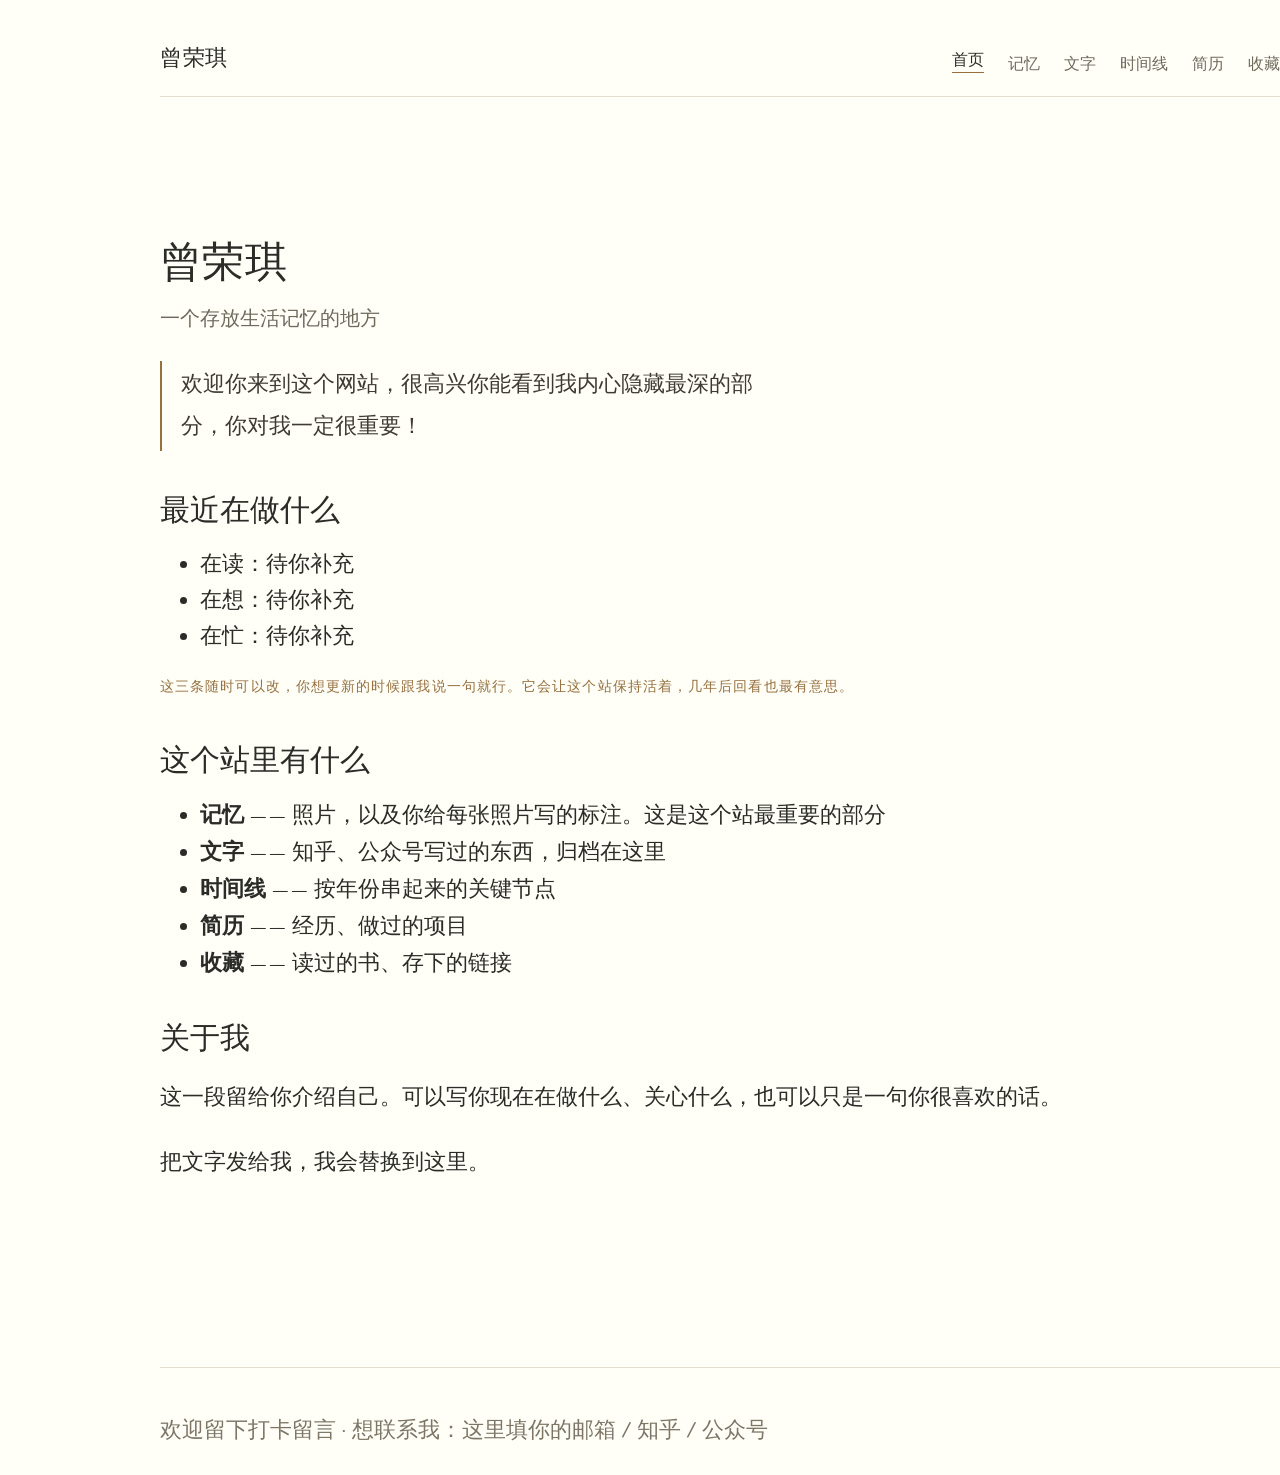
<file: index.html>
<!DOCTYPE html>
<html lang="zh-CN">
<head>
<meta charset="utf-8" />
<meta name="viewport" content="width=device-width, initial-scale=1" />
<title>index · 曾荣琪</title>
<meta name="description" content="一个存放生活记忆的地方" />
<link rel="stylesheet" href="tufte.css" />
<link rel="stylesheet" href="site.css" />
</head>
<body>
<header class="masthead">
  <a class="brand" href="index.html">曾荣琪</a>
  <nav><ul>
<li><a href="index.html" aria-current="page">首页</a></li>
<li><a href="memory.html">记忆</a></li>
<li><a href="writing.html">文字</a></li>
<li><a href="timeline.html">时间线</a></li>
<li><a href="resume.html">简历</a></li>
<li><a href="collection.html">收藏</a></li>
  </ul></nav>
</header>

<article>
<h1>曾荣琪</h1>
<p class="subtitle">一个存放生活记忆的地方</p>
<blockquote class="welcome"><p>欢迎你来到这个网站，很高兴你能看到我内心隐藏最深的部分，你对我一定很重要！</p></blockquote>
<h2>最近在做什么</h2>
<ul><li>在读：待你补充</li><li>在想：待你补充</li><li>在忙：待你补充</li></ul>
<p class="memory-date">这三条随时可以改，你想更新的时候跟我说一句就行。它会让这个站保持活着，几年后回看也最有意思。</p>
<h2>这个站里有什么</h2>
<ul><li><strong>记忆</strong> —— 照片，以及你给每张照片写的标注。这是这个站最重要的部分</li><li><strong>文字</strong> —— 知乎、公众号写过的东西，归档在这里</li><li><strong>时间线</strong> —— 按年份串起来的关键节点</li><li><strong>简历</strong> —— 经历、做过的项目</li><li><strong>收藏</strong> —— 读过的书、存下的链接</li></ul>
<h2>关于我</h2>
<p>这一段留给你介绍自己。可以写你现在在做什么、关心什么，也可以只是一句你很喜欢的话。</p>
<p>把文字发给我，我会替换到这里。</p>
</article>

<footer class="colophon">
  <p>欢迎留下打卡留言 · 想联系我：这里填你的邮箱 / 知乎 / 公众号</p>
</footer>
</body>
</html>
</file>
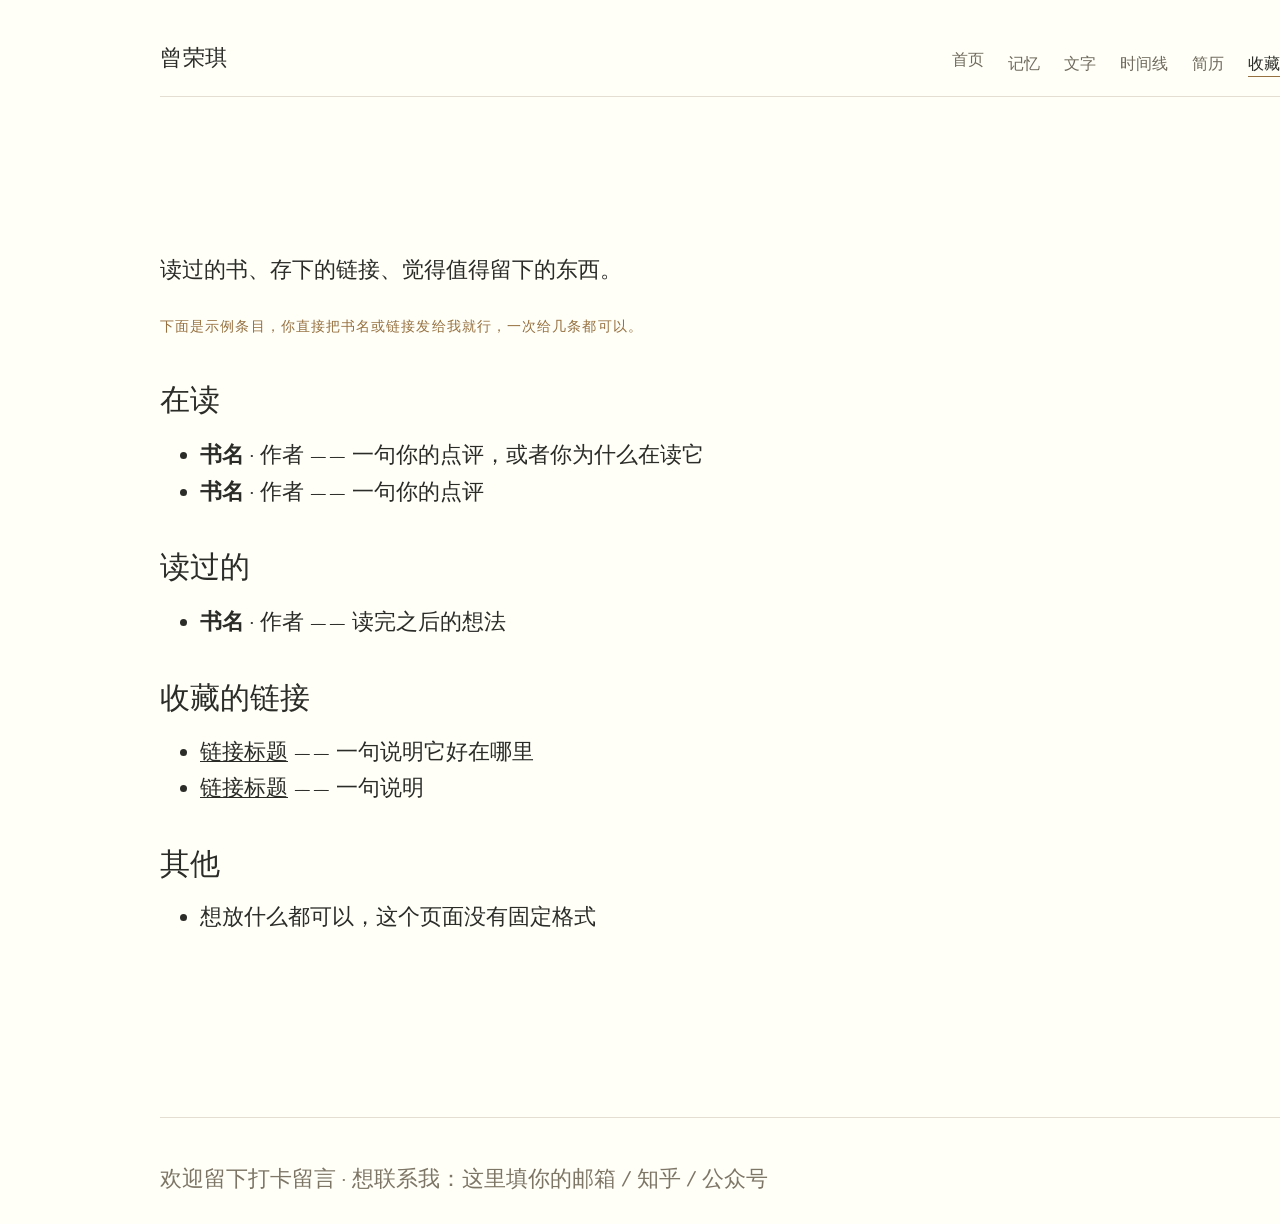
<file: collection.html>
<!DOCTYPE html>
<html lang="zh-CN">
<head>
<meta charset="utf-8" />
<meta name="viewport" content="width=device-width, initial-scale=1" />
<title>collection · 曾荣琪</title>
<meta name="description" content="一个存放生活记忆的地方" />
<link rel="stylesheet" href="tufte.css" />
<link rel="stylesheet" href="site.css" />
</head>
<body>
<header class="masthead">
  <a class="brand" href="index.html">曾荣琪</a>
  <nav><ul>
<li><a href="index.html">首页</a></li>
<li><a href="memory.html">记忆</a></li>
<li><a href="writing.html">文字</a></li>
<li><a href="timeline.html">时间线</a></li>
<li><a href="resume.html">简历</a></li>
<li><a href="collection.html" aria-current="page">收藏</a></li>
  </ul></nav>
</header>

<article>
<p>读过的书、存下的链接、觉得值得留下的东西。</p>
<p class="memory-date">下面是示例条目，你直接把书名或链接发给我就行，一次给几条都可以。</p>
<h2>在读</h2>
<ul><li><strong>书名</strong> · 作者 —— 一句你的点评，或者你为什么在读它</li><li><strong>书名</strong> · 作者 —— 一句你的点评</li></ul>
<h2>读过的</h2>
<ul><li><strong>书名</strong> · 作者 —— 读完之后的想法</li></ul>
<h2>收藏的链接</h2>
<ul><li><a href="https://example.com">链接标题</a> —— 一句说明它好在哪里</li><li><a href="https://example.com">链接标题</a> —— 一句说明</li></ul>
<h2>其他</h2>
<ul><li>想放什么都可以，这个页面没有固定格式</li></ul>
</article>

<footer class="colophon">
  <p>欢迎留下打卡留言 · 想联系我：这里填你的邮箱 / 知乎 / 公众号</p>
</footer>
</body>
</html>
</file>
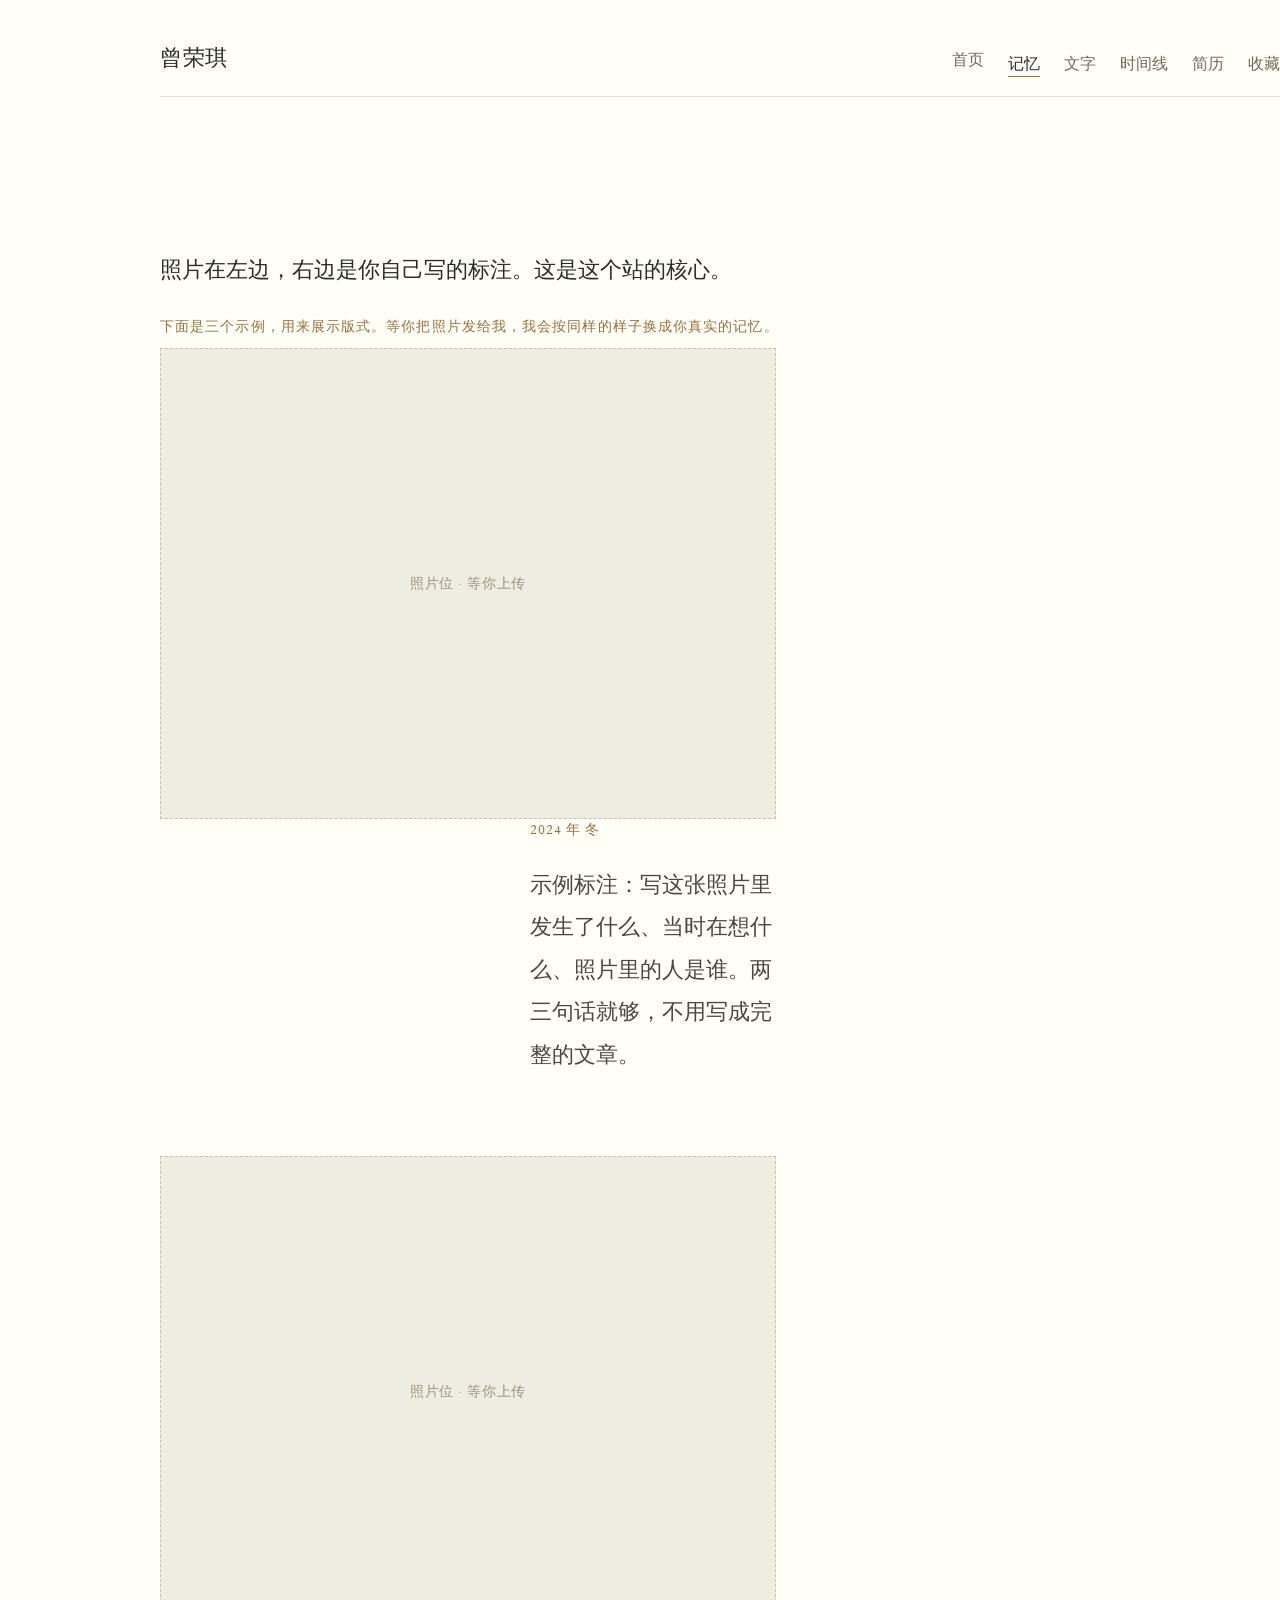
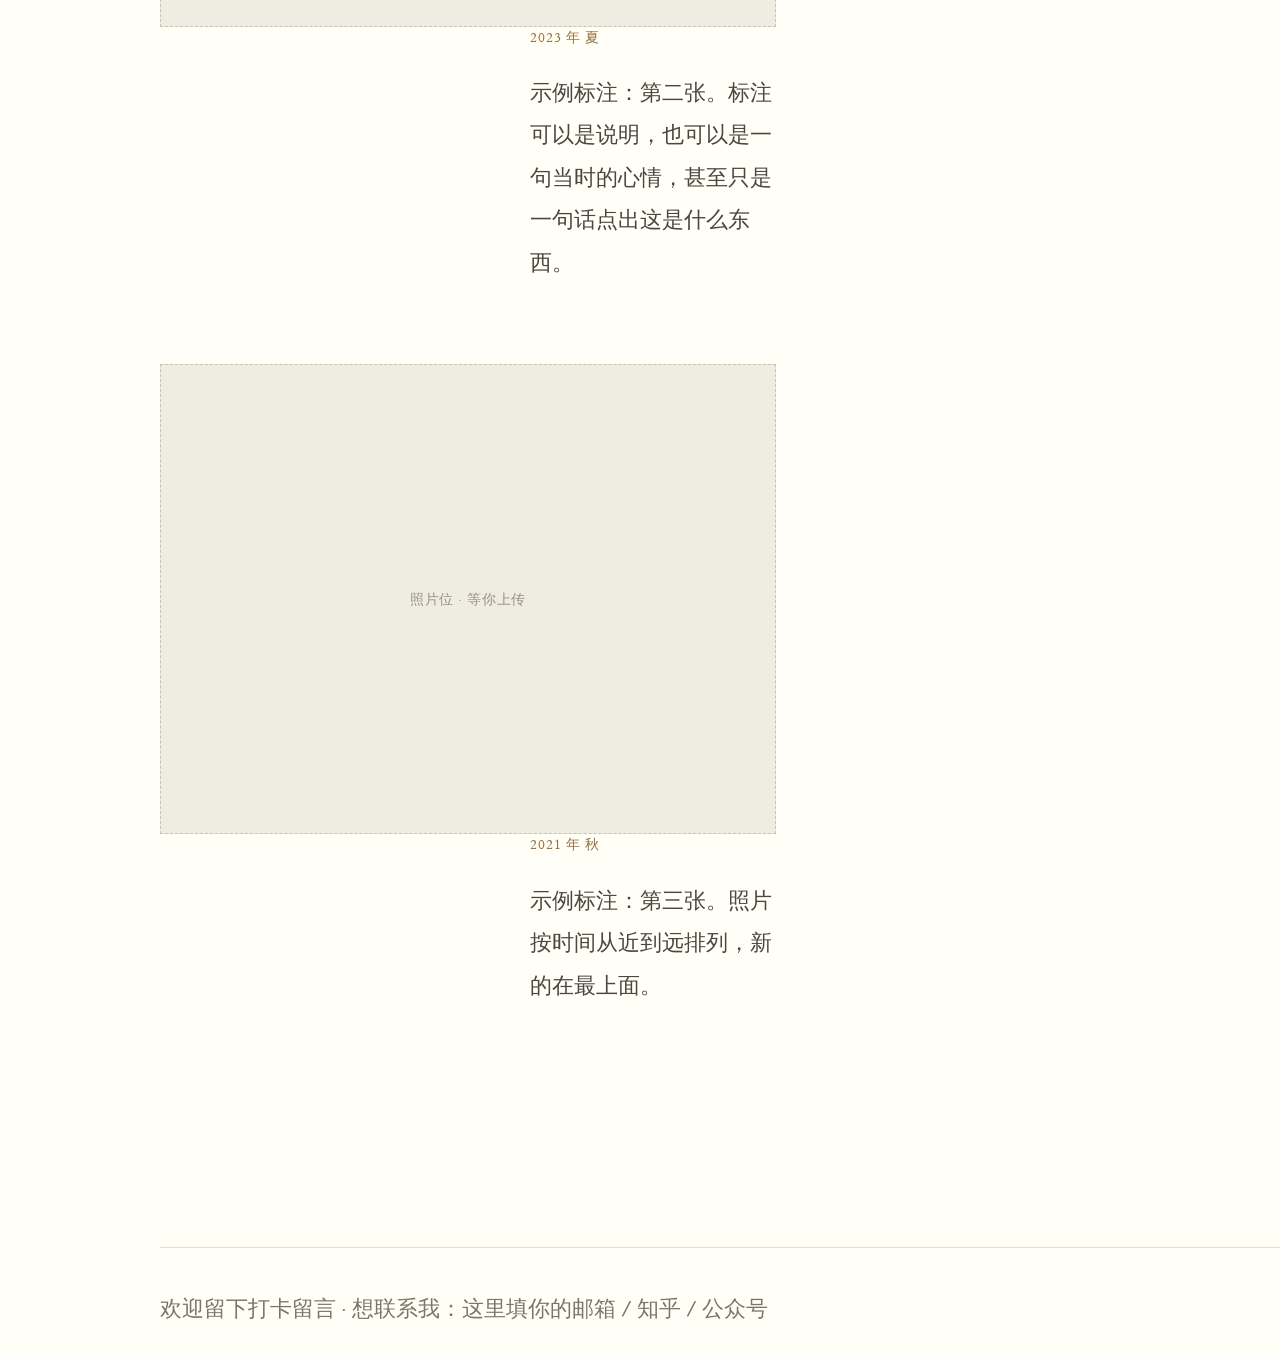
<file: memory.html>
<!DOCTYPE html>
<html lang="zh-CN">
<head>
<meta charset="utf-8" />
<meta name="viewport" content="width=device-width, initial-scale=1" />
<title>memory · 曾荣琪</title>
<meta name="description" content="一个存放生活记忆的地方" />
<link rel="stylesheet" href="tufte.css" />
<link rel="stylesheet" href="site.css" />
</head>
<body>
<header class="masthead">
  <a class="brand" href="index.html">曾荣琪</a>
  <nav><ul>
<li><a href="index.html">首页</a></li>
<li><a href="memory.html" aria-current="page">记忆</a></li>
<li><a href="writing.html">文字</a></li>
<li><a href="timeline.html">时间线</a></li>
<li><a href="resume.html">简历</a></li>
<li><a href="collection.html">收藏</a></li>
  </ul></nav>
</header>

<article>
<p>照片在左边，右边是你自己写的标注。这是这个站的核心。</p>
<p class="memory-date">下面是三个示例，用来展示版式。等你把照片发给我，我会按同样的样子换成你真实的记忆。</p>
<figure class="memory">
<div class="photo-slot">照片位 · 等你上传</div>
<figcaption>
<span class="memory-date">2024 年 冬</span>
<p>示例标注：写这张照片里发生了什么、当时在想什么、照片里的人是谁。两三句话就够，不用写成完整的文章。</p>
</figcaption>
</figure>
<figure class="memory">
<div class="photo-slot">照片位 · 等你上传</div>
<figcaption>
<span class="memory-date">2023 年 夏</span>
<p>示例标注：第二张。标注可以是说明，也可以是一句当时的心情，甚至只是一句话点出这是什么东西。</p>
</figcaption>
</figure>
<figure class="memory">
<div class="photo-slot">照片位 · 等你上传</div>
<figcaption>
<span class="memory-date">2021 年 秋</span>
<p>示例标注：第三张。照片按时间从近到远排列，新的在最上面。</p>
</figcaption>
</figure>
</article>

<footer class="colophon">
  <p>欢迎留下打卡留言 · 想联系我：这里填你的邮箱 / 知乎 / 公众号</p>
</footer>
</body>
</html>
</file>
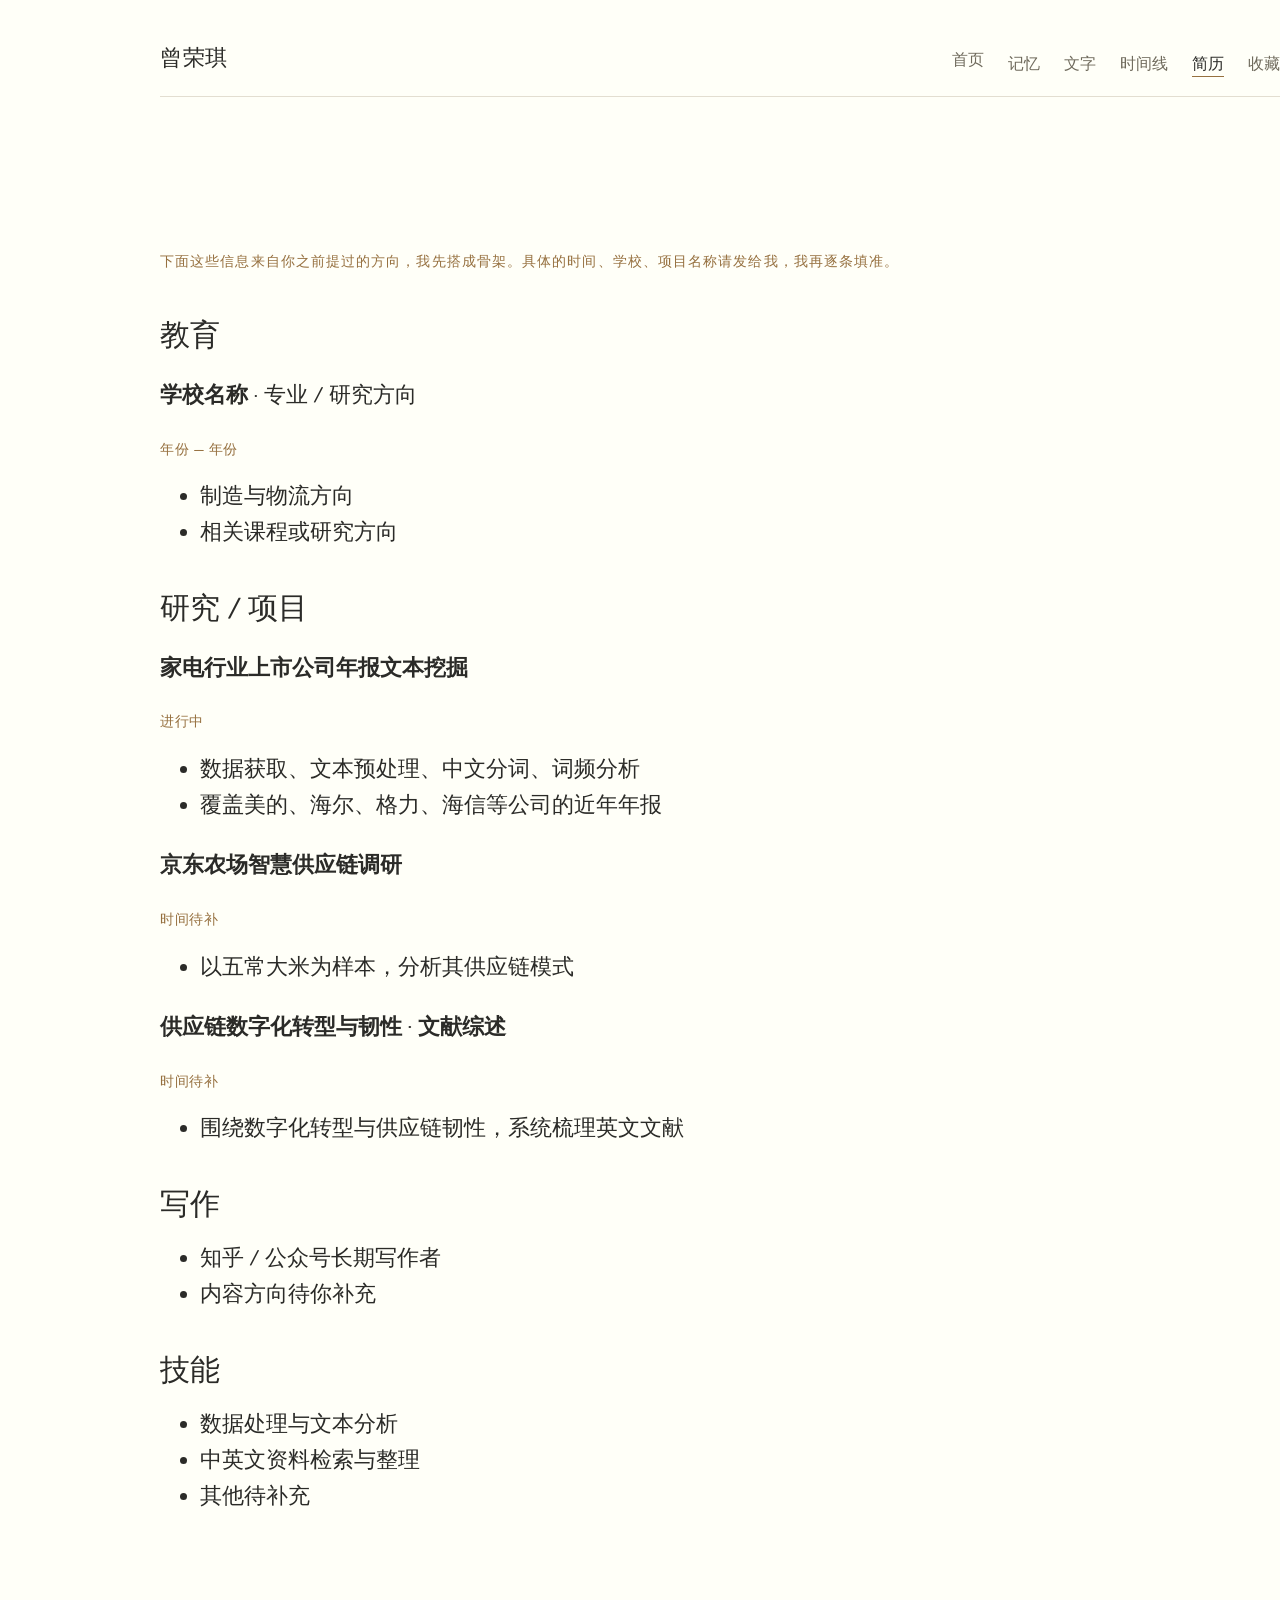
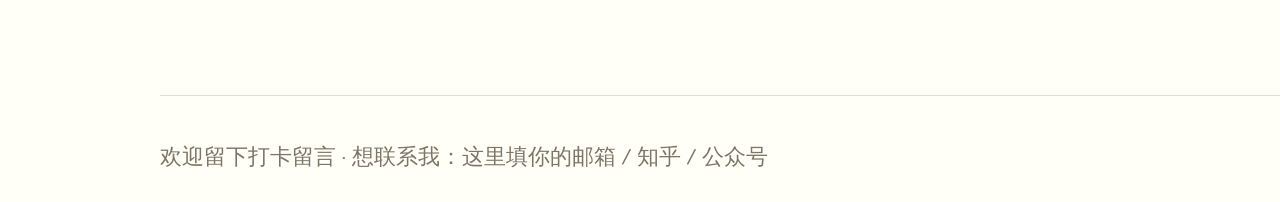
<file: resume.html>
<!DOCTYPE html>
<html lang="zh-CN">
<head>
<meta charset="utf-8" />
<meta name="viewport" content="width=device-width, initial-scale=1" />
<title>resume · 曾荣琪</title>
<meta name="description" content="一个存放生活记忆的地方" />
<link rel="stylesheet" href="tufte.css" />
<link rel="stylesheet" href="site.css" />
</head>
<body>
<header class="masthead">
  <a class="brand" href="index.html">曾荣琪</a>
  <nav><ul>
<li><a href="index.html">首页</a></li>
<li><a href="memory.html">记忆</a></li>
<li><a href="writing.html">文字</a></li>
<li><a href="timeline.html">时间线</a></li>
<li><a href="resume.html" aria-current="page">简历</a></li>
<li><a href="collection.html">收藏</a></li>
  </ul></nav>
</header>

<article>
<p class="memory-date">下面这些信息来自你之前提过的方向，我先搭成骨架。具体的时间、学校、项目名称请发给我，我再逐条填准。</p>
<h2>教育</h2>
<p><strong>学校名称</strong> · 专业 / 研究方向</p>
<span class="resume-meta">年份 — 年份</span>
<ul><li>制造与物流方向</li><li>相关课程或研究方向</li></ul>
<h2>研究 / 项目</h2>
<p><strong>家电行业上市公司年报文本挖掘</strong></p>
<span class="resume-meta">进行中</span>
<ul><li>数据获取、文本预处理、中文分词、词频分析</li><li>覆盖美的、海尔、格力、海信等公司的近年年报</li></ul>
<p><strong>京东农场智慧供应链调研</strong></p>
<span class="resume-meta">时间待补</span>
<ul><li>以五常大米为样本，分析其供应链模式</li></ul>
<p><strong>供应链数字化转型与韧性 · 文献综述</strong></p>
<span class="resume-meta">时间待补</span>
<ul><li>围绕数字化转型与供应链韧性，系统梳理英文文献</li></ul>
<h2>写作</h2>
<ul><li>知乎 / 公众号长期写作者</li><li>内容方向待你补充</li></ul>
<h2>技能</h2>
<ul><li>数据处理与文本分析</li><li>中英文资料检索与整理</li><li>其他待补充</li></ul>
</article>

<footer class="colophon">
  <p>欢迎留下打卡留言 · 想联系我：这里填你的邮箱 / 知乎 / 公众号</p>
</footer>
</body>
</html>
</file>
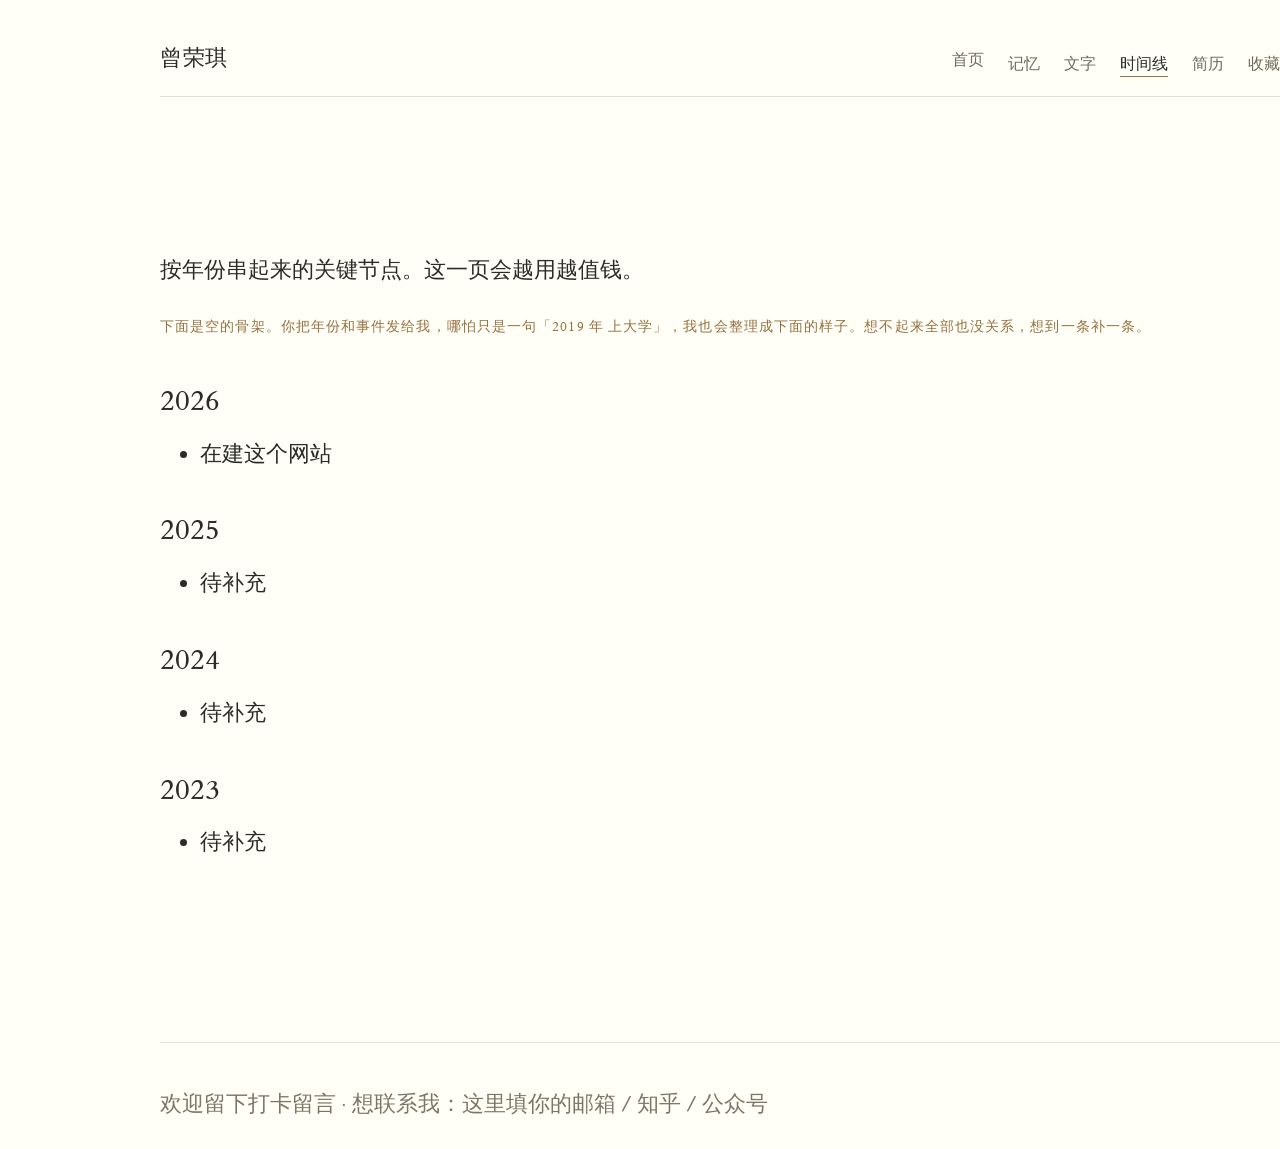
<file: timeline.html>
<!DOCTYPE html>
<html lang="zh-CN">
<head>
<meta charset="utf-8" />
<meta name="viewport" content="width=device-width, initial-scale=1" />
<title>timeline · 曾荣琪</title>
<meta name="description" content="一个存放生活记忆的地方" />
<link rel="stylesheet" href="tufte.css" />
<link rel="stylesheet" href="site.css" />
</head>
<body>
<header class="masthead">
  <a class="brand" href="index.html">曾荣琪</a>
  <nav><ul>
<li><a href="index.html">首页</a></li>
<li><a href="memory.html">记忆</a></li>
<li><a href="writing.html">文字</a></li>
<li><a href="timeline.html" aria-current="page">时间线</a></li>
<li><a href="resume.html">简历</a></li>
<li><a href="collection.html">收藏</a></li>
  </ul></nav>
</header>

<article>
<p>按年份串起来的关键节点。这一页会越用越值钱。</p>
<p class="memory-date">下面是空的骨架。你把年份和事件发给我，哪怕只是一句「2019 年 上大学」，我也会整理成下面的样子。想不起来全部也没关系，想到一条补一条。</p>
<h2>2026</h2>
<ul><li>在建这个网站</li></ul>
<h2>2025</h2>
<ul><li>待补充</li></ul>
<h2>2024</h2>
<ul><li>待补充</li></ul>
<h2>2023</h2>
<ul><li>待补充</li></ul>
</article>

<footer class="colophon">
  <p>欢迎留下打卡留言 · 想联系我：这里填你的邮箱 / 知乎 / 公众号</p>
</footer>
</body>
</html>
</file>
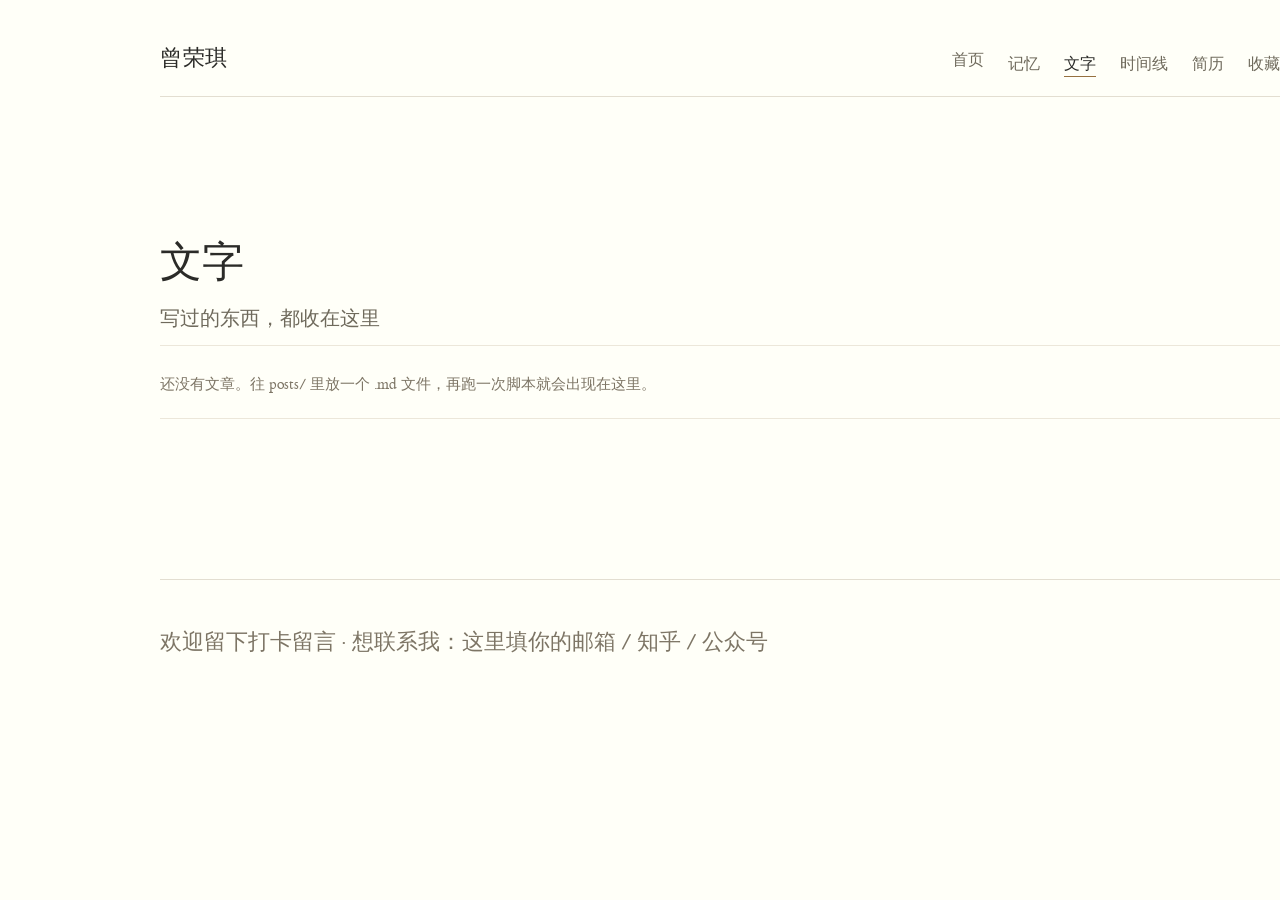
<file: writing.html>
<!DOCTYPE html>
<html lang="zh-CN">
<head>
<meta charset="utf-8" />
<meta name="viewport" content="width=device-width, initial-scale=1" />
<title>文字 · 曾荣琪</title>
<meta name="description" content="一个存放生活记忆的地方" />
<link rel="stylesheet" href="tufte.css" />
<link rel="stylesheet" href="site.css" />
</head>
<body>
<header class="masthead">
  <a class="brand" href="index.html">曾荣琪</a>
  <nav><ul>
<li><a href="index.html">首页</a></li>
<li><a href="memory.html">记忆</a></li>
<li><a href="writing.html" aria-current="page">文字</a></li>
<li><a href="timeline.html">时间线</a></li>
<li><a href="resume.html">简历</a></li>
<li><a href="collection.html">收藏</a></li>
  </ul></nav>
</header>

<article>
<h1>文字</h1>
<p class="subtitle">写过的东西，都收在这里</p>
<ul class="archive">
<li><span class="item-note">还没有文章。往 posts/ 里放一个 .md 文件，再跑一次脚本就会出现在这里。</span></li>
</ul>
</article>

<footer class="colophon">
  <p>欢迎留下打卡留言 · 想联系我：这里填你的邮箱 / 知乎 / 公众号</p>
</footer>
</body>
</html>
</file>
<file: tufte.css>
@charset "UTF-8";

/* Import ET Book styles
   adapted from https://github.com/edwardtufte/et-book/blob/gh-pages/et-book.css */

@font-face {
    font-family: "et-book";
    src: url("et-book/et-book-roman-line-figures/et-book-roman-line-figures.eot");
    src: url("et-book/et-book-roman-line-figures/et-book-roman-line-figures.eot?#iefix") format("embedded-opentype"), url("et-book/et-book-roman-line-figures/et-book-roman-line-figures.woff") format("woff"), url("et-book/et-book-roman-line-figures/et-book-roman-line-figures.ttf") format("truetype"), url("et-book/et-book-roman-line-figures/et-book-roman-line-figures.svg#etbookromanosf") format("svg");
    font-weight: normal;
    font-style: normal;
    font-display: swap;
}

@font-face {
    font-family: "et-book";
    src: url("et-book/et-book-display-italic-old-style-figures/et-book-display-italic-old-style-figures.eot");
    src: url("et-book/et-book-display-italic-old-style-figures/et-book-display-italic-old-style-figures.eot?#iefix") format("embedded-opentype"), url("et-book/et-book-display-italic-old-style-figures/et-book-display-italic-old-style-figures.woff") format("woff"), url("et-book/et-book-display-italic-old-style-figures/et-book-display-italic-old-style-figures.ttf") format("truetype"), url("et-book/et-book-display-italic-old-style-figures/et-book-display-italic-old-style-figures.svg#etbookromanosf") format("svg");
    font-weight: normal;
    font-style: italic;
    font-display: swap;
}

@font-face {
    font-family: "et-book";
    src: url("et-book/et-book-bold-line-figures/et-book-bold-line-figures.eot");
    src: url("et-book/et-book-bold-line-figures/et-book-bold-line-figures.eot?#iefix") format("embedded-opentype"), url("et-book/et-book-bold-line-figures/et-book-bold-line-figures.woff") format("woff"), url("et-book/et-book-bold-line-figures/et-book-bold-line-figures.ttf") format("truetype"), url("et-book/et-book-bold-line-figures/et-book-bold-line-figures.svg#etbookromanosf") format("svg");
    font-weight: bold;
    font-style: normal;
    font-display: swap;
}

@font-face {
    font-family: "et-book-roman-old-style";
    src: url("et-book/et-book-roman-old-style-figures/et-book-roman-old-style-figures.eot");
    src: url("et-book/et-book-roman-old-style-figures/et-book-roman-old-style-figures.eot?#iefix") format("embedded-opentype"), url("et-book/et-book-roman-old-style-figures/et-book-roman-old-style-figures.woff") format("woff"), url("et-book/et-book-roman-old-style-figures/et-book-roman-old-style-figures.ttf") format("truetype"), url("et-book/et-book-roman-old-style-figures/et-book-roman-old-style-figures.svg#etbookromanosf") format("svg");
    font-weight: normal;
    font-style: normal;
    font-display: swap;
}

/* Tufte CSS styles */
html {
    font-size: 15px;
}

body {
    width: 87.5%;
    margin-left: auto;
    margin-right: auto;
    padding-left: 12.5%;
    font-family: et-book, Palatino, "Palatino Linotype", "Palatino LT STD", "Book Antiqua", Georgia, serif;
    background-color: #fffff8;
    color: #111;
    max-width: 1400px;
    counter-reset: sidenote-counter;
}

/* Adds dark mode */
@media (prefers-color-scheme: dark) {
    body {
        background-color: #151515;
        color: #ddd;
    }
}

h1 {
    font-weight: 400;
    margin-top: 4rem;
    margin-bottom: 1.5rem;
    font-size: 3.2rem;
    line-height: 1;
}

h2 {
    font-style: italic;
    font-weight: 400;
    margin-top: 2.1rem;
    margin-bottom: 1.4rem;
    font-size: 2.2rem;
    line-height: 1;
}

h3 {
    font-style: italic;
    font-weight: 400;
    font-size: 1.7rem;
    margin-top: 2rem;
    margin-bottom: 1.4rem;
    line-height: 1;
}

hr {
    display: block;
    height: 1px;
    width: 55%;
    border: 0;
    border-top: 1px solid #ccc;
    margin: 1em 0;
    padding: 0;
}

p.subtitle {
    font-style: italic;
    margin-top: 1rem;
    margin-bottom: 1rem;
    font-size: 1.8rem;
    display: block;
    line-height: 1;
}

.numeral {
    font-family: et-book-roman-old-style;
}

.danger {
    color: red;
}

article {
    padding: 5rem 0rem;
}

section {
    padding-top: 1rem;
    padding-bottom: 1rem;
}

p,
dl,
ol,
ul {
    font-size: 1.4rem;
    line-height: 2rem;
}

p {
    margin-top: 1.4rem;
    margin-bottom: 1.4rem;
    padding-right: 0;
    vertical-align: baseline;
}

sup {
    line-height: 0;
}

/* Chapter Epigraphs */
div.epigraph {
    margin: 5em 0;
}

div.epigraph > blockquote {
    margin-top: 3em;
    margin-bottom: 3em;
}

div.epigraph > blockquote,
div.epigraph > blockquote > p {
    font-style: italic;
}

div.epigraph > blockquote > footer {
    font-style: normal;
}

div.epigraph > blockquote > footer > cite {
    font-style: italic;
}
/* end chapter epigraphs styles */

blockquote {
    font-size: 1.4rem;
}

blockquote p {
    width: 55%;
    margin-right: 40px;
}

blockquote footer {
    width: 55%;
    font-size: 1.1rem;
    text-align: right;
}

section > p,
section > footer,
section > table {
    width: 55%;
}

/* 50 + 5 == 55, to be the same width as paragraph */
section > dl,
section > ol,
section > ul {
    width: 50%;
    -webkit-padding-start: 5%;
}

dt:not(:first-child),
li:not(:first-child) {
    margin-top: 0.25rem;
}

figure {
    padding: 0;
    border: 0;
    font-size: 100%;
    font: inherit;
    vertical-align: baseline;
    max-width: 55%;
    -webkit-margin-start: 0;
    -webkit-margin-end: 0;
    margin: 0 0 3em 0;
}

figcaption {
    float: right;
    clear: right;
    margin-top: 0;
    margin-bottom: 0;
    font-size: 1.1rem;
    line-height: 1.6;
    vertical-align: baseline;
    position: relative;
    max-width: 40%;
}

figure.fullwidth figcaption {
    margin-right: 24%;
}

a:link,
a:visited {
    color: inherit;
    text-underline-offset: 0.1em;
    text-decoration-thickness: 0.05em;
}

/* Sidenotes, margin notes, figures, captions */
img {
    max-width: 100%;
    height: auto;
}

figure.fullwidth img {
    width: 100%;
}

.sidenote,
.marginnote {
    float: right;
    clear: right;
    margin-right: -60%;
    width: 50%;
    margin-top: 0.3rem;
    margin-bottom: 0;
    font-size: 1.1rem;
    line-height: 1.3;
    vertical-align: baseline;
    position: relative;
}

.sidenote-number {
    counter-increment: sidenote-counter;
}

.sidenote-number:after,
.sidenote:before {
    font-family: et-book-roman-old-style;
    position: relative;
    vertical-align: baseline;
}

.sidenote-number:after {
    content: counter(sidenote-counter);
    font-size: 1rem;
    top: -0.5rem;
    left: 0.1rem;
}

.sidenote:before {
    content: counter(sidenote-counter) " ";
    font-size: 1rem;
    top: -0.5rem;
}

blockquote .sidenote,
blockquote .marginnote {
    margin-right: -82%;
    min-width: 59%;
    text-align: left;
}

div.fullwidth,
table.fullwidth {
    width: 100%;
}

div.table-wrapper {
    overflow-x: auto;
    font-family: "Trebuchet MS", "Gill Sans", "Gill Sans MT", sans-serif;
}

.sans {
    font-family: "Gill Sans", "Gill Sans MT", Calibri, sans-serif;
    letter-spacing: .03em;
}

code, pre > code {
    font-family: Consolas, "Liberation Mono", Menlo, Courier, monospace;
    font-size: 1.0rem;
    line-height: 1.42;
    -webkit-text-size-adjust: 100%; /* Prevent adjustments of font size after orientation changes in iOS. See https://github.com/edwardtufte/tufte-css/issues/81#issuecomment-261953409 */
}

.sans > code {
    font-size: 1.2rem;
}

h1 > code,
h2 > code,
h3 > code {
    font-size: 0.80em;
}

.marginnote > code,
.sidenote > code {
    font-size: 1rem;
}

pre > code {
    font-size: 0.9rem;
    width: 52.5%;
    margin-left: 2.5%;
    overflow-x: auto;
    display: block;
}

pre.fullwidth > code {
    width: 90%;
}

.fullwidth {
    max-width: 90%;
    clear:both;
}

span.newthought {
    font-variant: small-caps;
    font-size: 1.2em;
}

input.margin-toggle {
    display: none;
}

label.sidenote-number {
    display: inline-block;
    max-height: 2rem; /* should be less than or equal to paragraph line-height */
}

label.margin-toggle:not(.sidenote-number) {
    display: none;
}

.iframe-wrapper {
    position: relative;
    padding-bottom: 56.25%; /* 16:9 */
    padding-top: 25px;
    height: 0;
}

.iframe-wrapper iframe {
    position: absolute;
    top: 0;
    left: 0;
    width: 100%;
    height: 100%;
}

@media (max-width: 760px) {
    body {
        width: 84%;
        padding-left: 8%;
        padding-right: 8%;
    }

    hr,
    section > p,
    section > footer,
    section > table {
        width: 100%;
    }

    pre > code {
        width: 97%;
    }

    section > dl,
    section > ol,
    section > ul {
        width: 90%;
    }

    figure {
        max-width: 90%;
    }

    figcaption,
    figure.fullwidth figcaption {
        margin-right: 0%;
        max-width: none;
    }

    blockquote {
        margin-left: 1.5em;
        margin-right: 0em;
    }

    blockquote p,
    blockquote footer {
        width: 100%;
    }

    label.margin-toggle:not(.sidenote-number) {
        display: inline;
    }

    .sidenote,
    .marginnote {
        display: none;
    }

    .margin-toggle:checked + .sidenote,
    .margin-toggle:checked + .marginnote {
        display: block;
        float: left;
        left: 1rem;
        clear: both;
        width: 95%;
        margin: 1rem 2.5%;
        vertical-align: baseline;
        position: relative;
    }

    label {
        cursor: pointer;
    }

    div.table-wrapper,
    table {
        width: 85%;
    }

    img {
        width: 100%;
    }
}
</file>
<file: site.css>
/* ==========================================================
   site.css —— 建立在 Tufte CSS 之上的定制层
   目标：纸感、克制、以照片和手写标注为主角
   ========================================================== */

html { font-size: 16px; }

body {
    font-family: "et-book", Palatino, "Palatino Linotype", Georgia,
                 "Songti SC", "STSong", "SimSun", "Noto Serif CJK SC",
                 "Source Han Serif SC", serif;
    color: #2b2b28;
}

/* 保持纸感，不跟随系统深色 */
@media (prefers-color-scheme: dark) {
    body { background-color: #fffff8; color: #2b2b28; }
}

p { line-height: 1.9; }

/* 中文标题不用斜体（伪斜体很难看） */
h1, h2, h3 { font-style: normal; }
h1 { font-size: 2.6rem; margin-top: 1rem; letter-spacing: 0.01em; }
h2 { font-size: 1.9rem; margin-top: 2.8rem; margin-bottom: 1.2rem; }
h3 { font-size: 1.3rem; margin-top: 2.2rem; }

p.subtitle { font-style: normal; font-size: 1.25rem; color: #6f6a5c; }

/* ---------- 顶部导航 ---------- */
header.masthead {
    padding: 2.2rem 0 0.9rem;
    border-bottom: 1px solid #e3ded1;
    margin-bottom: 3.2rem;
    display: flex;
    align-items: baseline;
    justify-content: space-between;
    flex-wrap: wrap;
    gap: 0.6rem 2rem;
}
header.masthead .brand {
    font-size: 1.35rem;
    text-decoration: none;
    letter-spacing: 0.03em;
    color: #2b2b28;
}
header.masthead nav ul {
    list-style: none;
    display: flex;
    gap: 1.5rem;
    margin: 0;
    padding: 0;
}
header.masthead nav a {
    text-decoration: none;
    font-size: 1rem;
    color: #6f6a5c;
    padding-bottom: 2px;
    border-bottom: 1px solid transparent;
}
header.masthead nav a:hover { color: #2b2b28; border-bottom-color: #96703f; }
header.masthead nav a[aria-current="page"] {
    color: #2b2b28;
    border-bottom-color: #96703f;
}

/* ---------- 首页欢迎语 ---------- */
blockquote.welcome {
    margin: 2rem 0 2.6rem;
    padding: 0.15rem 0 0.15rem 1.2rem;
    border-left: 2px solid #96703f;
    font-size: 1.15rem;
    line-height: 1.85;
    color: #3f3b32;
}
blockquote.welcome p { margin: 0; }

/* ---------- 页脚 ---------- */
footer.colophon {
    margin-top: 5rem;
    padding-top: 1.2rem;
    border-top: 1px solid #e3ded1;
    font-size: 0.95rem;
    color: #7d7565;
    line-height: 1.8;
}

/* ---------- 记忆条目：图在左，标注在右 ---------- */
figure.memory { margin: 0 0 3.5rem 0; }
figure.memory::after { content: ""; display: block; clear: both; }
figure.memory img { width: 100%; display: block; }

figcaption {
    font-size: 1.02rem;
    line-height: 1.75;
    color: #4a473f;
}
.memory-date {
    display: block;
    font-size: 0.85rem;
    letter-spacing: 0.08em;
    color: #96703f;
    margin-bottom: 0.45rem;
}

/* ---------- 照片占位框（等你上传真实照片） ---------- */
.photo-slot {
    background: #efece2;
    border: 1px dashed #c9c2ac;
    aspect-ratio: 4 / 3;
    display: flex;
    align-items: center;
    justify-content: center;
    color: #9a927c;
    font-size: 0.9rem;
    letter-spacing: 0.06em;
    text-align: center;
    padding: 1rem;
}

/* ---------- 列表页（文字 / 收藏） ---------- */
ul.archive {
    list-style: none;
    padding: 0;
    margin: 0;
}
ul.archive li {
    padding: 1.1rem 0;
    border-bottom: 1px solid #ece7da;
}
ul.archive li:first-child { border-top: 1px solid #ece7da; }
ul.archive .item-date {
    font-size: 0.85rem;
    color: #96703f;
    letter-spacing: 0.06em;
    margin-right: 0.9rem;
}
ul.archive a { text-decoration: none; font-size: 1.15rem; }
ul.archive a:hover { text-decoration: underline; text-decoration-thickness: 0.05em; }
ul.archive .item-note {
    display: block;
    font-size: 0.95rem;
    color: #7d7565;
    margin-top: 0.3rem;
}

/* ---------- 简历 ---------- */
.resume-block { margin-bottom: 2.4rem; }
.resume-block h3 { margin-bottom: 0.5rem; }
.resume-meta { font-size: 0.9rem; color: #96703f; letter-spacing: 0.04em; }
.resume-block ul { margin-top: 0.4rem; }

/* ---------- 正文里的链接 ---------- */
article a { color: #96703f; text-decoration-thickness: 0.05em; }

/* ---------- 小屏兜底 ---------- */
@media screen and (max-width: 760px) {
    body { width: 100%; padding-left: 5%; padding-right: 5%; }
    figure, figure.memory { max-width: 100%; }
    figcaption, .sidenote, .marginnote {
        float: none;
        margin-right: 0;
        width: 100%;
        max-width: 100%;
        margin-top: 0.7rem;
    }
    header.masthead { flex-direction: column; align-items: flex-start; }
    header.masthead nav ul { flex-wrap: wrap; gap: 1rem; }
    h1 { font-size: 2rem; }
}
</file>
